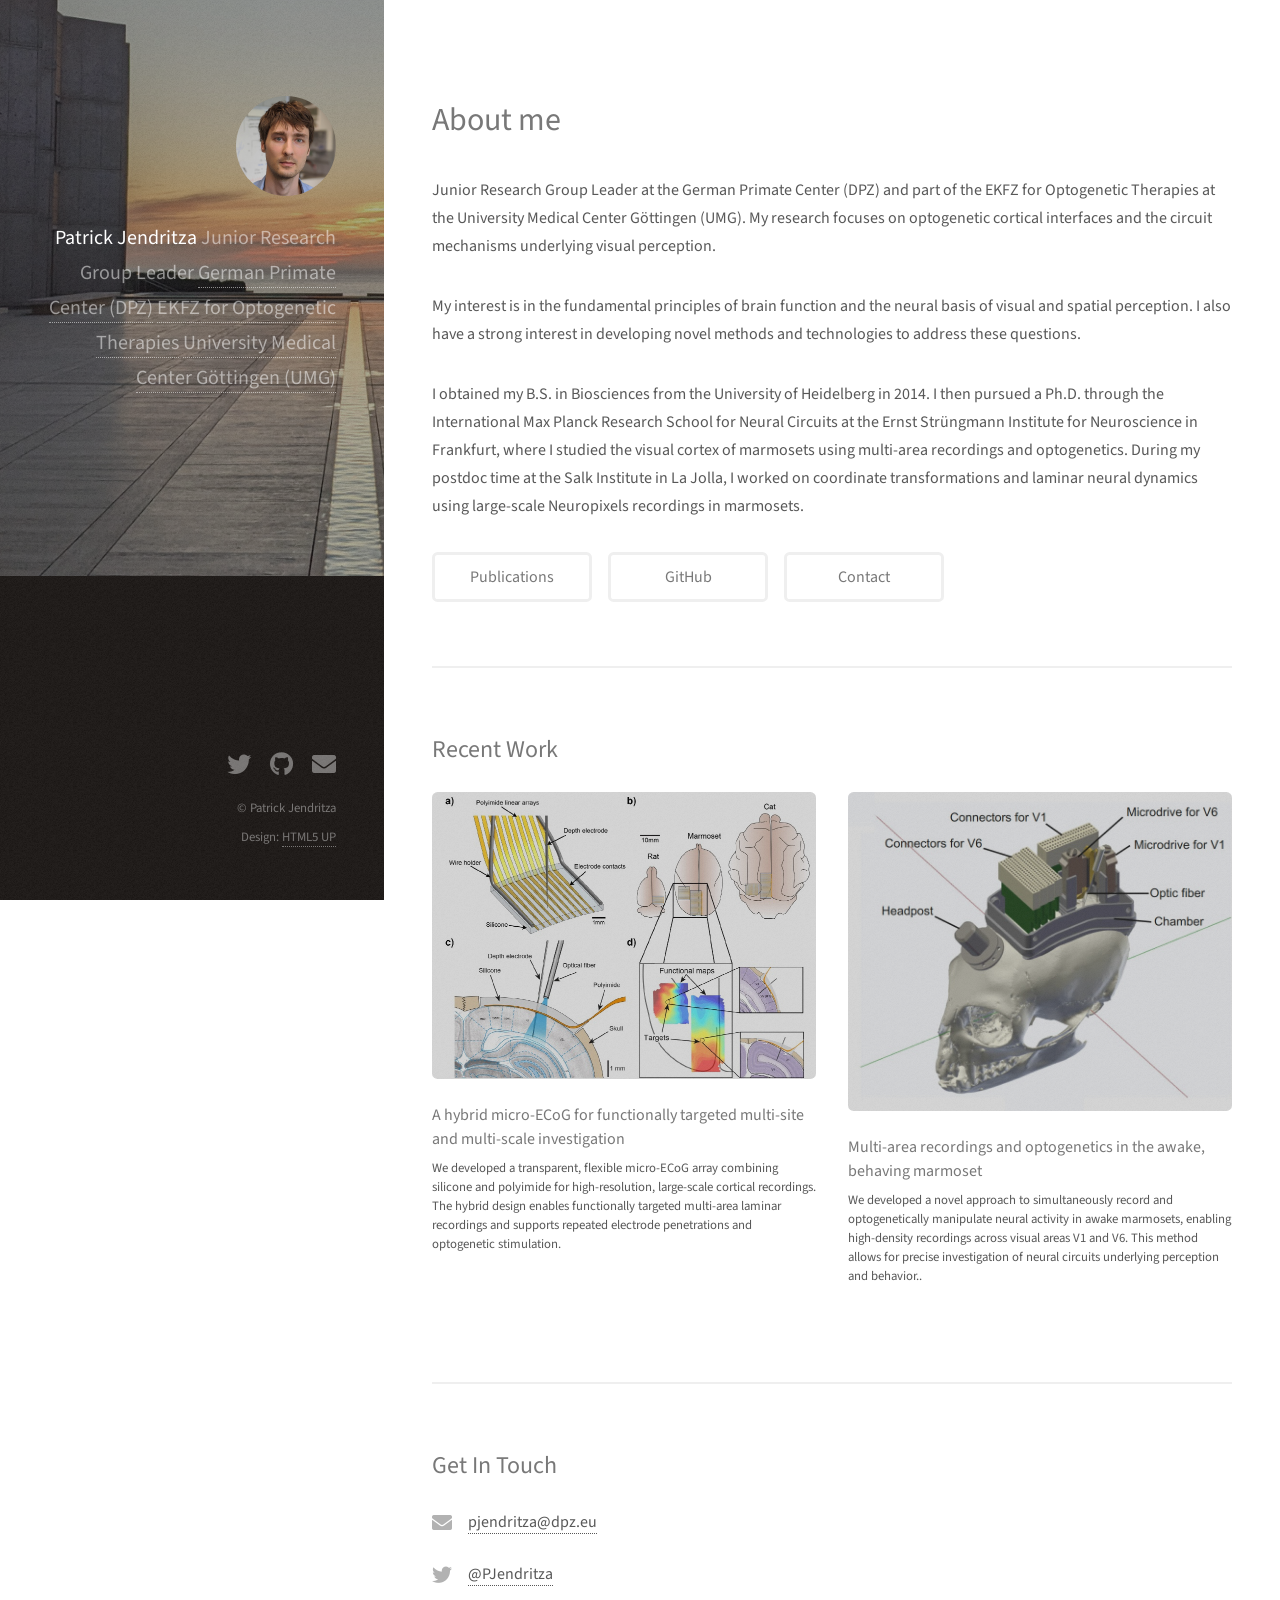
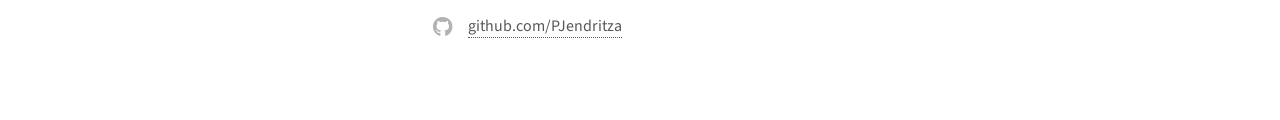
<file: index.html>
<!DOCTYPE HTML>
<!--
	Strata by HTML5 UP
	html5up.net | @ajlkn
	Free for personal and commercial use under the CCA 3.0 license (html5up.net/license)
-->
<html>
	<head>
		<title>Patrick Jendritza, PhD</title>
		<meta charset="utf-8" />
		<meta name="description" content="Website of Patrick Jendritza, neuroscientist specializing in visual processing and optogenetics.">
		<meta name="keywords" content="Patrick Jendritza, neuroscience, marmoset, optogenetics, visual cortex, brain research">
		<meta name="author" content="Patrick Jendritza">
		<meta name="viewport" content="width=device-width, initial-scale=1, user-scalable=no" />
		<link rel="stylesheet" href="assets/css/main.css" />
		<link rel="icon" type="image/png" href="images/favicon.png">

	</head>
	<body class="is-preload">

	<!-- Header -->
	<header id="header">
		<div class="inner">
			<a href="#" class="image avatar"><img src="images/avatar.jpg" alt="" /></a>
<h1>
<strong>Patrick Jendritza</strong><br />
Junior Research Group Leader<br />
<a href="https://www.dpz.eu/en/auditory-neuroscience-and-optogenetics/research/visual-circuits-interfaces">German Primate Center (DPZ)</a><br />
<a href="https://ekfz.uni-goettingen.de/en/portfolio/team-iv-optogenetic-cortical-interfaces/">EKFZ for Optogenetic Therapies</a><br />
<a href="https://ekfz.uni-goettingen.de/en/portfolio/team-iv-optogenetic-cortical-interfaces/">University Medical Center Göttingen (UMG)</a>
</h1>

		</div>
	</header>

	<!-- Main -->
	<div id="main">

		<!-- About -->
		<section id="about">
			<header class="major">
				<h2>About me</h2>
			</header>
<p>
Junior Research Group Leader at the German Primate Center (DPZ) and part of the EKFZ for Optogenetic Therapies at the University Medical Center Göttingen (UMG). My research focuses on optogenetic cortical interfaces and the circuit mechanisms underlying visual perception.
</p>

<p>
My interest is in the fundamental principles of brain function and the neural basis of visual and spatial perception. I also have a strong interest in developing novel methods and technologies to address these questions.
</p>

<p>
I obtained my B.S. in Biosciences from the University of Heidelberg in 2014. I then pursued a Ph.D. through the International Max Planck Research School for Neural Circuits at the Ernst Strüngmann Institute for Neuroscience in Frankfurt, where I studied the visual cortex of marmosets using multi-area recordings and optogenetics. During my postdoc time at the Salk Institute in La Jolla, I worked on coordinate transformations and laminar neural dynamics using large-scale Neuropixels recordings in marmosets.
</p>

		<ul class="actions">
			<li><a href="https://scholar.google.com/citations?user=TQZ0CTwAAAAJ" class="button" target="_blank">Publications</a></li>
			<li><a href="https://github.com/PJendritza" class="button" target="_blank">GitHub</a></li>
			<li><a href="#contact" class="button">Contact</a></li>

		</ul>

		</section>

		<!-- Research / Recent Work -->
		<section id="work">
			<h2>Recent Work</h2>
			<div class="row">
				<!-- Example work items -->
								<article class="col-6 col-12-xsmall work-item">
					<a href="https://www.biorxiv.org/content/10.1101/2024.12.18.629147" class="image fit thumb"><img src="images/thumbs/02.jpg" alt="" /></a>
					<h3>A hybrid micro-ECoG for functionally targeted multi-site and multi-scale investigation</h3>
					<p>We developed a transparent, flexible micro-ECoG array combining silicone and polyimide for high-resolution, large-scale cortical recordings. The hybrid design enables functionally targeted multi-area laminar recordings and supports repeated electrode penetrations and optogenetic stimulation.</p>
				</article>
				<article class="col-6 col-12-xsmall work-item">
					<a href="https://www.nature.com/articles/s41467-023-36217-5" class="image fit thumb"><img src="images/thumbs/01.jpg" alt="" /></a>
					<h3>Multi-area recordings and optogenetics in the awake, behaving marmoset</h3>
					<p>We developed a novel approach to simultaneously record and optogenetically manipulate neural activity in awake marmosets, enabling high-density recordings across visual areas V1 and V6. This method allows for precise investigation of neural circuits underlying perception and behavior..</p>
				</article>

			</div>
			<ul class="actions">
				
			</ul>
		</section>


		<!-- Contact -->
		<section id="contact">
			<h2>Get In Touch</h2>

			<div class="row">
				<div class="col-8 col-12-small">

				</div>
				<div class="col-8 col-12-small">
					<ul class="labeled-icons">
						<li>
							<h3 class="icon solid fa-envelope"><span class="label">Email</span></h3>
							<a href="mailto:pjendritza@dpz.eu">pjendritza@dpz.eu</a>
						</li>
						<li>
							<h3 class="icon brands fa-twitter"><span class="label">Twitter</span></h3>
							<a href="https://x.com/PJendritza">@PJendritza</a>
						</li>
						<li>
							<h3 class="icon brands fa-github"><span class="label">Github</span></h3>
							<a href="https://github.com/PJendritza">github.com/PJendritza</a>
						</li>
					</ul>
				</div>
			</div>
		</section>

	</div>

	<!-- Footer -->
	<footer id="footer">
		<div class="inner">
			<ul class="icons">
				<li><a href="https://x.com/PJendritza" class="icon brands fa-twitter"><span class="label">Twitter</span></a></li>
				<li><a href="https://github.com/PJendritza" class="icon brands fa-github"><span class="label">Github</span></a></li>
				<li><a href="mailto:pjendritza@salk.edu" class="icon solid fa-envelope"><span class="label">Email</span></a></li>
			</ul>
			<ul class="copyright">
				<li>&copy; Patrick Jendritza</li><li>Design: <a href="http://html5up.net">HTML5 UP</a></li>
			</ul>
		</div>
	</footer>

	<!-- Scripts -->
	<script src="assets/js/jquery.min.js"></script>
	<script src="assets/js/jquery.poptrox.min.js"></script>
	<script src="assets/js/browser.min.js"></script>
	<script src="assets/js/breakpoints.min.js"></script>
	<script src="assets/js/util.js"></script>
	<script src="assets/js/main.js"></script>

</body>
</file>
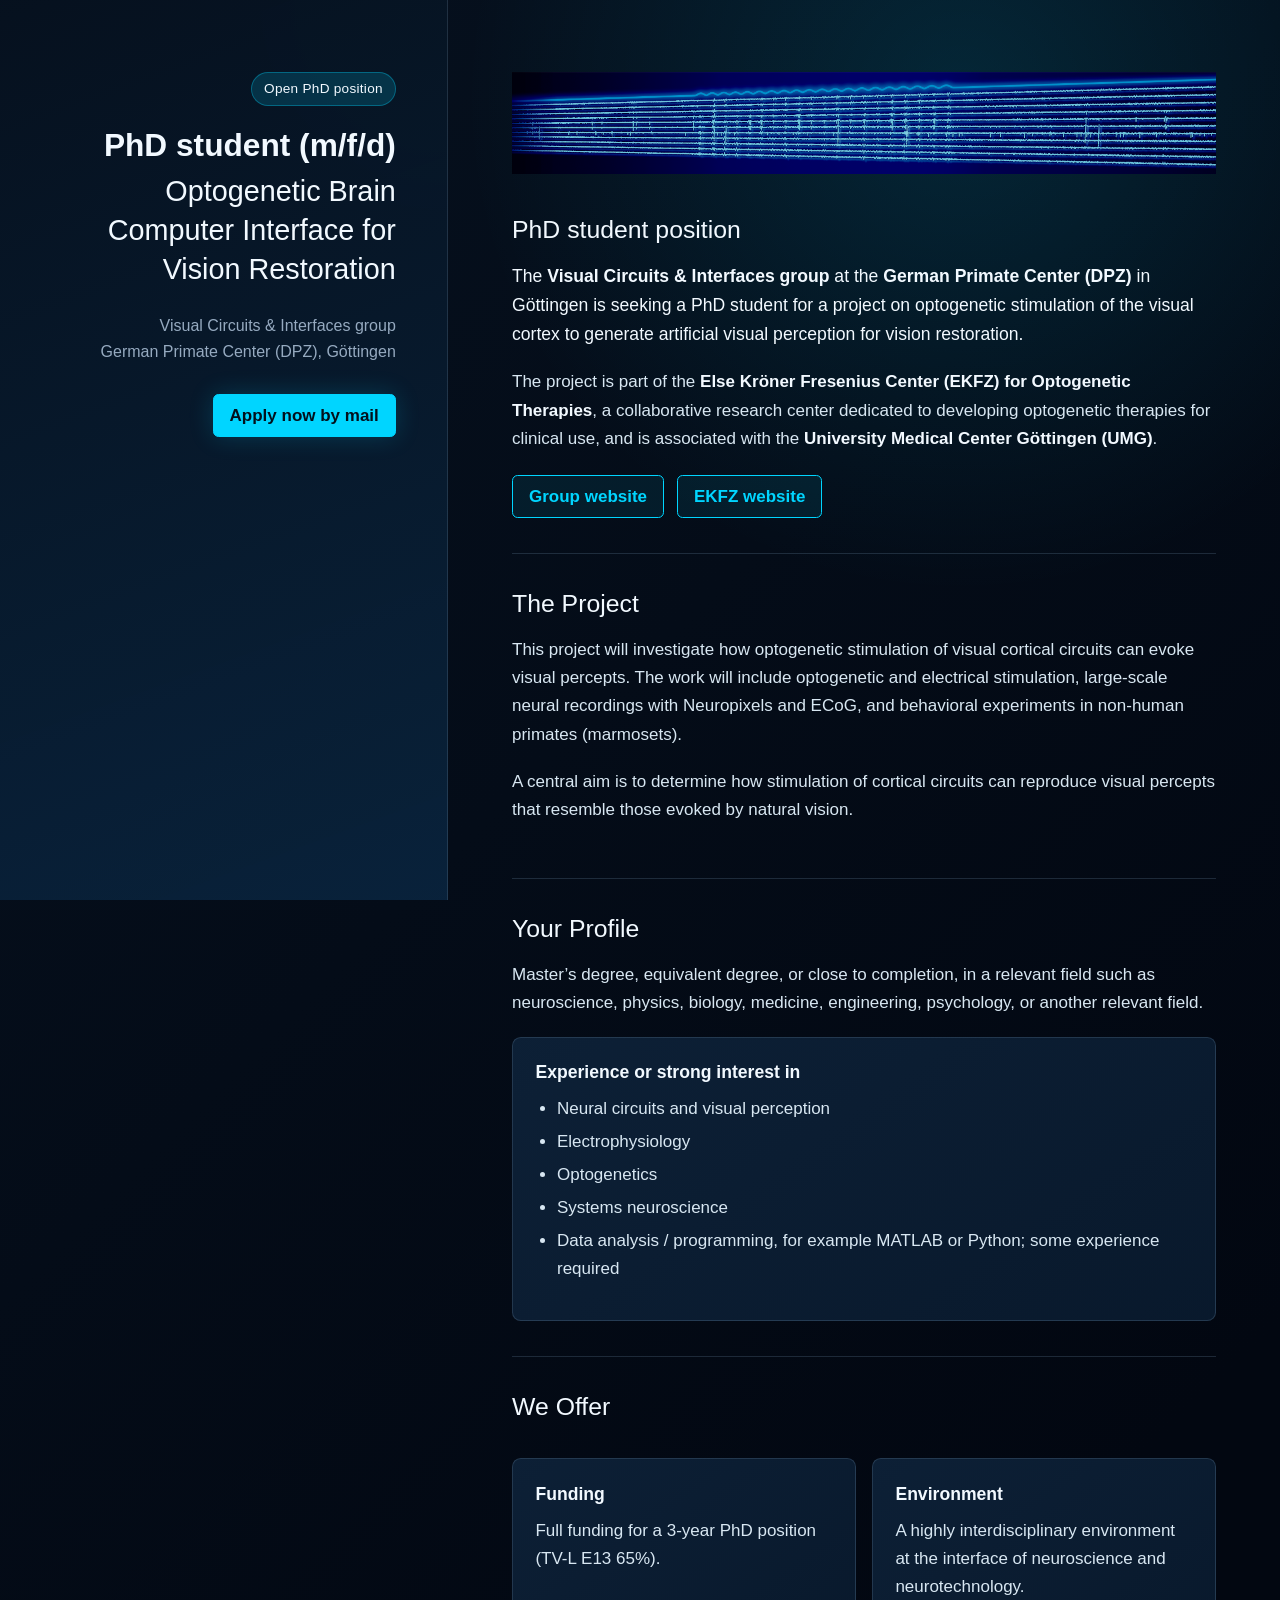
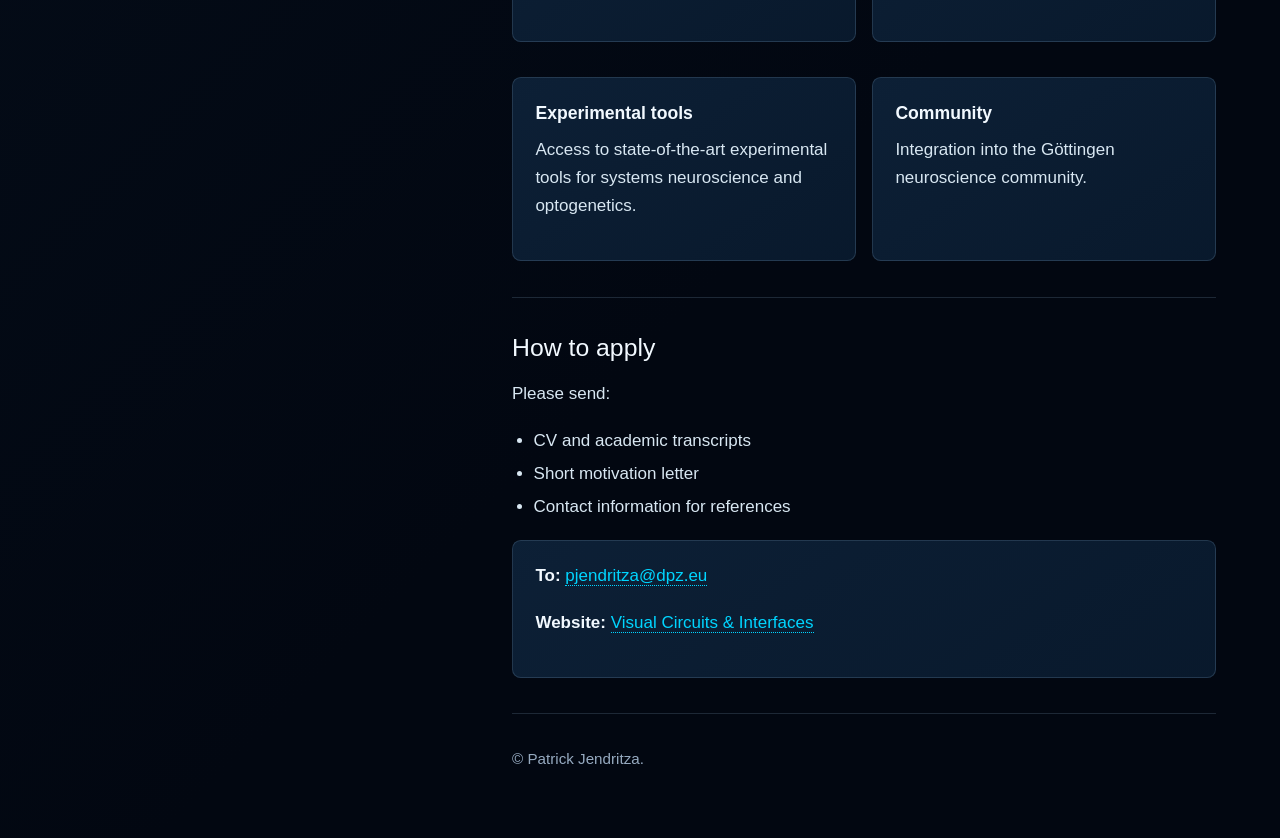
<file: phd_position/index.html>
<!DOCTYPE HTML>
<html lang="en">
<head>
	<title>PhD Student Position | Visual Circuits & Interfaces</title>
	<meta charset="utf-8" />
	<meta name="viewport" content="width=device-width, initial-scale=1" />
	<meta name="description" content="PhD student position on optogenetic brain-computer interfaces for vision restoration in the Visual Circuits & Interfaces group at the German Primate Center in Göttingen." />
	<meta name="author" content="Patrick Jendritza" />
	<meta property="og:title" content="PhD Student Position: Optogenetic Brain Computer Interface for Vision Restoration" />
	<meta property="og:description" content="Fully funded 3-year PhD position at the German Primate Center / EKFZ for Optogenetic Therapies in Göttingen." />
	<meta property="og:type" content="website" />
	<link rel="icon" type="image/png" href="images/favicon.png" />
	<style>
		:root {
			--accent: #00d5ff;
			--accent-soft: rgba(0, 213, 255, 0.16);
			--accent-line: rgba(0, 213, 255, 0.32);
			--bg: #06111f;
			--bg2: #091a2e;
			--panel: #0d2138;
			--panel2: #102943;
			--text: #d8e7f2;
			--muted: #96aac0;
			--heading: #f2f9ff;
			--line: rgba(148, 190, 220, 0.18);
		}

		* { box-sizing: border-box; }

		body {
			margin: 0;
			font-family: "Source Sans Pro", Helvetica, Arial, sans-serif;
			font-size: 17px;
			line-height: 1.65;
			color: var(--text);
			background:
				radial-gradient(circle at 75% 4%, rgba(0, 213, 255, 0.13), transparent 31rem),
				linear-gradient(135deg, var(--bg), #020711 70%);
		}

		a {
			color: var(--accent);
			text-decoration: none;
			border-bottom: 1px dotted currentColor;
		}

		a:hover { border-bottom-color: transparent; }

		strong { color: var(--heading); font-weight: 600; }

		#header {
			position: fixed;
			left: 0;
			top: 0;
			width: 35%;
			height: 100%;
			padding: 4.5rem 3.2rem;
			color: var(--text);
			background:
				linear-gradient(160deg, rgba(6, 17, 31, 0.98), rgba(9, 35, 60, 0.96)),
				radial-gradient(circle at 100% 0%, rgba(0, 213, 255, 0.18), transparent 22rem);
			display: flex;
			align-items: flex-start;
			justify-content: flex-end;
			text-align: right;
			border-right: 1px solid var(--line);
		}

		#header .inner { max-width: 23rem; }

		#header h1 {
			margin: 0 0 1.5rem 0;
			font-size: 1.8rem;
			line-height: 1.35;
			font-weight: 300;
			color: var(--heading);
		}

		#header h1 strong {
			display: block;
			margin-bottom: 0.35rem;
			color: var(--heading);
			font-size: 1.1em;
		}

		#header p {
			margin: 0 0 1.8rem 0;
			font-size: 1rem;
			color: var(--muted);
		}

		#header a { color: var(--heading); }

		.badge {
			display: inline-block;
			margin-bottom: 1.1rem;
			padding: 0.3rem 0.75rem;
			border: 1px solid var(--accent-line);
			border-radius: 999px;
			background: var(--accent-soft);
			font-size: 0.85rem;
			letter-spacing: 0.02em;
			color: var(--heading);
		}

		.button {
			display: inline-block;
			padding: 0.75rem 1rem;
			border: 1px solid var(--accent);
			border-radius: 0.35rem;
			background: var(--accent);
			color: #02101c !important;
			font-weight: 700;
			line-height: 1;
			text-decoration: none;
			box-shadow: 0 0 24px rgba(0, 213, 255, 0.18);
		}

		.button.secondary {
			background: rgba(0, 213, 255, 0.08);
			color: var(--accent) !important;
			box-shadow: none;
		}

		#main {
			margin-left: 35%;
			max-width: 980px;
			padding: 4.5rem 4rem 3rem 4rem;
		}

		.hero-graphic {
			margin: 0 0 2.6rem 0;
		}

		.hero-graphic img {
			display: block;
			width: 100%;
			height: auto;
			border: 0;
			border-radius: 0;
			box-shadow: none;
		}

		section {
			padding: 2.2rem 0;
			border-top: 1px solid var(--line);
		}

		section:first-of-type {
			padding-top: 0;
			border-top: 0;
		}

		h2 {
			margin: 0 0 1rem 0;
			font-size: 1.55rem;
			line-height: 1.25;
			font-weight: 500;
			color: var(--heading);
		}

		h3 {
			margin: 0 0 0.5rem 0;
			font-size: 1.1rem;
			font-weight: 600;
			color: var(--heading);
		}

		p { margin: 0 0 1.2rem 0; }

		.lead {
			font-size: 1.1rem;
			color: var(--heading);
		}

		ul {
			margin: 0 0 1rem 0;
			padding-left: 1.35rem;
		}

		li { margin: 0.3rem 0; }

		.card {
			margin-top: 1.2rem;
			padding: 1.3rem 1.4rem;
			border: 1px solid var(--line);
			border-radius: 0.55rem;
			background: linear-gradient(145deg, rgba(13, 33, 56, 0.96), rgba(9, 26, 46, 0.96));
		}

		.grid {
			display: grid;
			grid-template-columns: repeat(2, minmax(0, 1fr));
			gap: 1rem;
		}

		.actions {
			display: flex;
			flex-wrap: wrap;
			gap: 0.8rem;
			margin-top: 1.4rem;
		}

		footer {
			padding: 2rem 0 0 0;
			border-top: 1px solid var(--line);
			color: var(--muted);
			font-size: 0.95rem;
		}

		@media screen and (max-width: 980px) {
			#header {
				position: relative;
				width: 100%;
				height: auto;
				padding: 3rem 2rem;
				text-align: left;
				justify-content: flex-start;
				border-right: 0;
				border-bottom: 1px solid var(--line);
			}

			#header .inner { max-width: 100%; }

			#main {
				margin-left: 0;
				padding: 3rem 2rem;
			}
		}

		@media screen and (max-width: 640px) {
			body { font-size: 16px; }
			#header { padding: 2.4rem 1.5rem; }
			#main { padding: 2.4rem 1.5rem; }
			#header h1 { font-size: 1.55rem; }
			.grid { grid-template-columns: 1fr; }
			.actions { display: block; }
			.actions .button { margin: 0 0 0.7rem 0; }
		}
	</style>
</head>
<body>
	<header id="header">
		<div class="inner">
			<div class="badge">Open PhD position</div>
			<h1><strong>PhD student (m/f/d)</strong>Optogenetic Brain Computer Interface for Vision Restoration</h1>
			<p>Visual Circuits &amp; Interfaces group<br />German Primate Center (DPZ), Göttingen</p>
			<a class="button" href="mailto:pjendritza@dpz.eu?subject=Application%20PhD%20position%20Optogenetic%20BCI">Apply now by mail</a>
		</div>
	</header>

	<main id="main">
		<div class="hero-graphic">
			<img src="optoSpikesStretched.png" alt="Optogenetically evoked spiking activity" />
		</div>

		<section id="overview">
			<h2>PhD student position</h2>
			<p class="lead">
				The <strong>Visual Circuits &amp; Interfaces group</strong> at the <strong>German Primate Center (DPZ)</strong> in Göttingen is seeking a PhD student for a project on optogenetic stimulation of the visual cortex to generate artificial visual perception for vision restoration.
			</p>
			<p>
				The project is part of the <strong>Else Kröner Fresenius Center (EKFZ) for Optogenetic Therapies</strong>, a collaborative research center dedicated to developing optogenetic therapies for clinical use, and is associated with the <strong>University Medical Center Göttingen (UMG)</strong>.
			</p>
			<div class="actions">
				<a class="button secondary" href="https://www.dpz.eu/en/auditory-neuroscience-and-optogenetics/research/visual-circuits-interfaces" target="_blank" rel="noopener">Group website</a>
				<a class="button secondary" href="https://ekfz.uni-goettingen.de/en/" target="_blank" rel="noopener">EKFZ website</a>
			</div>
		</section>

		<section id="project">
			<h2>The Project</h2>
			<p>
				This project will investigate how optogenetic stimulation of visual cortical circuits can evoke visual percepts. The work will include optogenetic and electrical stimulation, large-scale neural recordings with Neuropixels and ECoG, and behavioral experiments in non-human primates (marmosets).
			</p>
			<p>
				A central aim is to determine how stimulation of cortical circuits can reproduce visual percepts that resemble those evoked by natural vision.
			</p>
		</section>

		<section id="profile">
			<h2>Your Profile</h2>
			<p>
				Master’s degree, equivalent degree, or close to completion, in a relevant field such as neuroscience, physics, biology, medicine, engineering, psychology, or another relevant field.
			</p>
			<div class="card">
				<h3>Experience or strong interest in</h3>
				<ul>
					<li>Neural circuits and visual perception</li>
					<li>Electrophysiology</li>
					<li>Optogenetics</li>
					<li>Systems neuroscience</li>
					<li>Data analysis / programming, for example MATLAB or Python; some experience required</li>
				</ul>
			</div>
		</section>

		<section id="offer">
			<h2>We Offer</h2>
			<div class="grid">
				<div class="card">
					<h3>Funding</h3>
					<p>Full funding for a 3-year PhD position (TV-L E13 65%).</p>
				</div>
				<div class="card">
					<h3>Environment</h3>
					<p>A highly interdisciplinary environment at the interface of neuroscience and neurotechnology.</p>
				</div>
				<div class="card">
					<h3>Experimental tools</h3>
					<p>Access to state-of-the-art experimental tools for systems neuroscience and optogenetics.</p>
				</div>
				<div class="card">
					<h3>Community</h3>
					<p>Integration into the Göttingen neuroscience community.</p>
				</div>
			</div>
		</section>

		<section id="apply">
			<h2>How to apply</h2>
			<p>Please send:</p>
			<ul>
				<li>CV and academic transcripts</li>
				<li>Short motivation letter</li>
				<li>Contact information for references</li>
			</ul>
			<div class="card">
				<p><strong>To:</strong> <a href="mailto:pjendritza@dpz.eu?subject=Application%20PhD%20position%20Optogenetic%20BCI">pjendritza@dpz.eu</a></p>
				<p><strong>Website:</strong> <a href="https://www.dpz.eu/en/auditory-neuroscience-and-optogenetics/research/visual-circuits-interfaces" target="_blank" rel="noopener">Visual Circuits &amp; Interfaces</a></p>
			</div>
		</section>

		<footer>
			<p>&copy; Patrick Jendritza.</p>
		</footer>
	</main>
</body>
</html>
</file>
<file: assets/css/main.css>
@import url("fontawesome-all.min.css");
@import url("https://fonts.googleapis.com/css?family=Source+Sans+Pro:400,400italic");

/*
	Strata by HTML5 UP
	html5up.net | @ajlkn
	Free for personal and commercial use under the CCA 3.0 license (html5up.net/license)
*/

html, body, div, span, applet, object,
iframe, h1, h2, h3, h4, h5, h6, p, blockquote,
pre, a, abbr, acronym, address, big, cite,
code, del, dfn, em, img, ins, kbd, q, s, samp,
small, strike, strong, sub, sup, tt, var, b,
u, i, center, dl, dt, dd, ol, ul, li, fieldset,
form, label, legend, table, caption, tbody,
tfoot, thead, tr, th, td, article, aside,
canvas, details, embed, figure, figcaption,
footer, header, hgroup, menu, nav, output, ruby,
section, summary, time, mark, audio, video {
	margin: 0;
	padding: 0;
	border: 0;
	font-size: 100%;
	font: inherit;
	vertical-align: baseline;}

article, aside, details, figcaption, figure,
footer, header, hgroup, menu, nav, section {
	display: block;}

body {
	line-height: 1;
}

ol, ul {
	list-style: none;
}

blockquote, q {
	quotes: none;
}

	blockquote:before, blockquote:after, q:before, q:after {
		content: '';
		content: none;
	}

table {
	border-collapse: collapse;
	border-spacing: 0;
}

body {
	-webkit-text-size-adjust: none;
}

mark {
	background-color: transparent;
	color: inherit;
}

input::-moz-focus-inner {
	border: 0;
	padding: 0;
}

input, select, textarea {
	-moz-appearance: none;
	-webkit-appearance: none;
	-ms-appearance: none;
	appearance: none;
}

/* Basic */

	html {
		box-sizing: border-box;
	}

	*, *:before, *:after {
		box-sizing: inherit;
	}

	body {
		background: #fff;
	}

		body.is-preload *, body.is-preload *:before, body.is-preload *:after {
			-moz-animation: none !important;
			-webkit-animation: none !important;
			-ms-animation: none !important;
			animation: none !important;
			-moz-transition: none !important;
			-webkit-transition: none !important;
			-ms-transition: none !important;
			transition: none !important;
		}

	body, input, select, textarea {
		color: #585858;
		font-family: "Source Sans Pro", Helvetica, sans-serif;
		font-size: 16pt;
		font-weight: 400;
		line-height: 1.75em;
	}

	a {
		-moz-transition: color 0.2s ease-in-out, border-color 0.2s ease-in-out;
		-webkit-transition: color 0.2s ease-in-out, border-color 0.2s ease-in-out;
		-ms-transition: color 0.2s ease-in-out, border-color 0.2s ease-in-out;
		transition: color 0.2s ease-in-out, border-color 0.2s ease-in-out;
		border-bottom: dotted 1px;
		color: #49bf9d;
		text-decoration: none;
	}

		a:hover {
			border-bottom-color: transparent;
			color: #49bf9d !important;
			text-decoration: none;
		}

	strong, b {
		color: #787878;
		font-weight: 400;
	}

	em, i {
		font-style: italic;
	}

	p {
		margin: 0 0 2em 0;
	}

	h1, h2, h3, h4, h5, h6 {
		color: #787878;
		font-weight: 400;
		line-height: 1em;
		margin: 0 0 1em 0;
	}

		h1 a, h2 a, h3 a, h4 a, h5 a, h6 a {
			color: inherit;
			text-decoration: none;
		}

	h1 {
		font-size: 2em;
		line-height: 1.5em;
	}

	h2 {
		font-size: 1.5em;
		line-height: 1.5em;
	}

	h3 {
		font-size: 1.25em;
		line-height: 1.5em;
	}

	h4 {
		font-size: 1.1em;
		line-height: 1.5em;
	}

	h5 {
		font-size: 0.9em;
		line-height: 1.5em;
	}

	h6 {
		font-size: 0.7em;
		line-height: 1.5em;
	}

	sub {
		font-size: 0.8em;
		position: relative;
		top: 0.5em;
	}

	sup {
		font-size: 0.8em;
		position: relative;
		top: -0.5em;
	}

	hr {
		border: 0;
		border-bottom: solid 2px #efefef;
		margin: 2em 0;
	}

		hr.major {
			margin: 3em 0;
		}

	blockquote {
		border-left: solid 6px #efefef;
		font-style: italic;
		margin: 0 0 2em 0;
		padding: 0.5em 0 0.5em 1.5em;
	}

	code {
		background: #f7f7f7;
		border-radius: 0.35em;
		border: solid 2px #efefef;
		font-family: "Courier New", monospace;
		font-size: 0.9em;
		margin: 0 0.25em;
		padding: 0.25em 0.65em;
	}

	pre {
		-webkit-overflow-scrolling: touch;
		font-family: "Courier New", monospace;
		font-size: 0.9em;
		margin: 0 0 2em 0;
	}

		pre code {
			display: block;
			line-height: 1.75em;
			padding: 1em 1.5em;
			overflow-x: auto;
		}

	.align-left {
		text-align: left;
	}

	.align-center {
		text-align: center;
	}

	.align-right {
		text-align: right;
	}

/* Container */

	.container {
		margin: 0 auto;
		max-width: calc(100% - 4em);
		width: 100%;
	}

		.container.xsmall {
			width: 25%;
		}

		.container.small {
			width: 50%;
		}

		.container.medium {
			width: 75%;
		}

		.container.large {
			width: 125%;
		}

		.container.xlarge {
			width: 150%;
		}

		.container.max {
			width: 100%;
		}

		@media screen and (max-width: 980px) {

			.container {
				width: 100% !important;
				max-width: 100% !important;
			}

		}

		@media screen and (max-width: 480px) {

			.container {
				max-width: calc(100% - 3em);
			}

		}

/* Row */

	.row {
		display: flex;
		flex-wrap: wrap;
		box-sizing: border-box;
		align-items: stretch;
	}

		.row > * {
			box-sizing: border-box;
		}

		.row.gtr-uniform > * > :last-child {
			margin-bottom: 0;
		}

		.row.aln-left {
			justify-content: flex-start;
		}

		.row.aln-center {
			justify-content: center;
		}

		.row.aln-right {
			justify-content: flex-end;
		}

		.row.aln-top {
			align-items: flex-start;
		}

		.row.aln-middle {
			align-items: center;
		}

		.row.aln-bottom {
			align-items: flex-end;
		}

		.row > .imp {
			order: -1;
		}

		.row > .col-1 {
			width: 8.33333%;
		}

		.row > .off-1 {
			margin-left: 8.33333%;
		}

		.row > .col-2 {
			width: 16.66667%;
		}

		.row > .off-2 {
			margin-left: 16.66667%;
		}

		.row > .col-3 {
			width: 25%;
		}

		.row > .off-3 {
			margin-left: 25%;
		}

		.row > .col-4 {
			width: 33.33333%;
		}

		.row > .off-4 {
			margin-left: 33.33333%;
		}

		.row > .col-5 {
			width: 41.66667%;
		}

		.row > .off-5 {
			margin-left: 41.66667%;
		}

		.row > .col-6 {
			width: 50%;
		}

		.row > .off-6 {
			margin-left: 50%;
		}

		.row > .col-7 {
			width: 58.33333%;
		}

		.row > .off-7 {
			margin-left: 58.33333%;
		}

		.row > .col-8 {
			width: 66.66667%;
		}

		.row > .off-8 {
			margin-left: 66.66667%;
		}

		.row > .col-9 {
			width: 75%;
		}

		.row > .off-9 {
			margin-left: 75%;
		}

		.row > .col-10 {
			width: 83.33333%;
		}

		.row > .off-10 {
			margin-left: 83.33333%;
		}

		.row > .col-11 {
			width: 91.66667%;
		}

		.row > .off-11 {
			margin-left: 91.66667%;
		}

		.row > .col-12 {
			width: 100%;
		}

		.row > .off-12 {
			margin-left: 100%;
		}

		.row.gtr-0 {
			margin-top: 0;
			margin-left: 0em;
		}

			.row.gtr-0 > * {
				padding: 0 0 0 0em;
			}

			.row.gtr-0.gtr-uniform {
				margin-top: 0em;
			}

				.row.gtr-0.gtr-uniform > * {
					padding-top: 0em;
				}

		.row.gtr-25 {
			margin-top: 0;
			margin-left: -0.625em;
		}

			.row.gtr-25 > * {
				padding: 0 0 0 0.625em;
			}

			.row.gtr-25.gtr-uniform {
				margin-top: -0.625em;
			}

				.row.gtr-25.gtr-uniform > * {
					padding-top: 0.625em;
				}

		.row.gtr-50 {
			margin-top: 0;
			margin-left: -1.25em;
		}

			.row.gtr-50 > * {
				padding: 0 0 0 1.25em;
			}

			.row.gtr-50.gtr-uniform {
				margin-top: -1.25em;
			}

				.row.gtr-50.gtr-uniform > * {
					padding-top: 1.25em;
				}

		.row {
			margin-top: 0;
			margin-left: -2.5em;
		}

			.row > * {
				padding: 0 0 0 2.5em;
			}

			.row.gtr-uniform {
				margin-top: -2.5em;
			}

				.row.gtr-uniform > * {
					padding-top: 2.5em;
				}

		.row.gtr-150 {
			margin-top: 0;
			margin-left: -3.75em;
		}

			.row.gtr-150 > * {
				padding: 0 0 0 3.75em;
			}

			.row.gtr-150.gtr-uniform {
				margin-top: -3.75em;
			}

				.row.gtr-150.gtr-uniform > * {
					padding-top: 3.75em;
				}

		.row.gtr-200 {
			margin-top: 0;
			margin-left: -5em;
		}

			.row.gtr-200 > * {
				padding: 0 0 0 5em;
			}

			.row.gtr-200.gtr-uniform {
				margin-top: -5em;
			}

				.row.gtr-200.gtr-uniform > * {
					padding-top: 5em;
				}

		@media screen and (max-width: 1800px) {

			.row {
				display: flex;
				flex-wrap: wrap;
				box-sizing: border-box;
				align-items: stretch;
			}

				.row > * {
					box-sizing: border-box;
				}

				.row.gtr-uniform > * > :last-child {
					margin-bottom: 0;
				}

				.row.aln-left {
					justify-content: flex-start;
				}

				.row.aln-center {
					justify-content: center;
				}

				.row.aln-right {
					justify-content: flex-end;
				}

				.row.aln-top {
					align-items: flex-start;
				}

				.row.aln-middle {
					align-items: center;
				}

				.row.aln-bottom {
					align-items: flex-end;
				}

				.row > .imp-xlarge {
					order: -1;
				}

				.row > .col-1-xlarge {
					width: 8.33333%;
				}

				.row > .off-1-xlarge {
					margin-left: 8.33333%;
				}

				.row > .col-2-xlarge {
					width: 16.66667%;
				}

				.row > .off-2-xlarge {
					margin-left: 16.66667%;
				}

				.row > .col-3-xlarge {
					width: 25%;
				}

				.row > .off-3-xlarge {
					margin-left: 25%;
				}

				.row > .col-4-xlarge {
					width: 33.33333%;
				}

				.row > .off-4-xlarge {
					margin-left: 33.33333%;
				}

				.row > .col-5-xlarge {
					width: 41.66667%;
				}

				.row > .off-5-xlarge {
					margin-left: 41.66667%;
				}

				.row > .col-6-xlarge {
					width: 50%;
				}

				.row > .off-6-xlarge {
					margin-left: 50%;
				}

				.row > .col-7-xlarge {
					width: 58.33333%;
				}

				.row > .off-7-xlarge {
					margin-left: 58.33333%;
				}

				.row > .col-8-xlarge {
					width: 66.66667%;
				}

				.row > .off-8-xlarge {
					margin-left: 66.66667%;
				}

				.row > .col-9-xlarge {
					width: 75%;
				}

				.row > .off-9-xlarge {
					margin-left: 75%;
				}

				.row > .col-10-xlarge {
					width: 83.33333%;
				}

				.row > .off-10-xlarge {
					margin-left: 83.33333%;
				}

				.row > .col-11-xlarge {
					width: 91.66667%;
				}

				.row > .off-11-xlarge {
					margin-left: 91.66667%;
				}

				.row > .col-12-xlarge {
					width: 100%;
				}

				.row > .off-12-xlarge {
					margin-left: 100%;
				}

				.row.gtr-0 {
					margin-top: 0;
					margin-left: 0em;
				}

					.row.gtr-0 > * {
						padding: 0 0 0 0em;
					}

					.row.gtr-0.gtr-uniform {
						margin-top: 0em;
					}

						.row.gtr-0.gtr-uniform > * {
							padding-top: 0em;
						}

				.row.gtr-25 {
					margin-top: 0;
					margin-left: -0.625em;
				}

					.row.gtr-25 > * {
						padding: 0 0 0 0.625em;
					}

					.row.gtr-25.gtr-uniform {
						margin-top: -0.625em;
					}

						.row.gtr-25.gtr-uniform > * {
							padding-top: 0.625em;
						}

				.row.gtr-50 {
					margin-top: 0;
					margin-left: -1.25em;
				}

					.row.gtr-50 > * {
						padding: 0 0 0 1.25em;
					}

					.row.gtr-50.gtr-uniform {
						margin-top: -1.25em;
					}

						.row.gtr-50.gtr-uniform > * {
							padding-top: 1.25em;
						}

				.row {
					margin-top: 0;
					margin-left: -2.5em;
				}

					.row > * {
						padding: 0 0 0 2.5em;
					}

					.row.gtr-uniform {
						margin-top: -2.5em;
					}

						.row.gtr-uniform > * {
							padding-top: 2.5em;
						}

				.row.gtr-150 {
					margin-top: 0;
					margin-left: -3.75em;
				}

					.row.gtr-150 > * {
						padding: 0 0 0 3.75em;
					}

					.row.gtr-150.gtr-uniform {
						margin-top: -3.75em;
					}

						.row.gtr-150.gtr-uniform > * {
							padding-top: 3.75em;
						}

				.row.gtr-200 {
					margin-top: 0;
					margin-left: -5em;
				}

					.row.gtr-200 > * {
						padding: 0 0 0 5em;
					}

					.row.gtr-200.gtr-uniform {
						margin-top: -5em;
					}

						.row.gtr-200.gtr-uniform > * {
							padding-top: 5em;
						}

		}

		@media screen and (max-width: 1280px) {

			.row {
				display: flex;
				flex-wrap: wrap;
				box-sizing: border-box;
				align-items: stretch;
			}

				.row > * {
					box-sizing: border-box;
				}

				.row.gtr-uniform > * > :last-child {
					margin-bottom: 0;
				}

				.row.aln-left {
					justify-content: flex-start;
				}

				.row.aln-center {
					justify-content: center;
				}

				.row.aln-right {
					justify-content: flex-end;
				}

				.row.aln-top {
					align-items: flex-start;
				}

				.row.aln-middle {
					align-items: center;
				}

				.row.aln-bottom {
					align-items: flex-end;
				}

				.row > .imp-large {
					order: -1;
				}

				.row > .col-1-large {
					width: 8.33333%;
				}

				.row > .off-1-large {
					margin-left: 8.33333%;
				}

				.row > .col-2-large {
					width: 16.66667%;
				}

				.row > .off-2-large {
					margin-left: 16.66667%;
				}

				.row > .col-3-large {
					width: 25%;
				}

				.row > .off-3-large {
					margin-left: 25%;
				}

				.row > .col-4-large {
					width: 33.33333%;
				}

				.row > .off-4-large {
					margin-left: 33.33333%;
				}

				.row > .col-5-large {
					width: 41.66667%;
				}

				.row > .off-5-large {
					margin-left: 41.66667%;
				}

				.row > .col-6-large {
					width: 50%;
				}

				.row > .off-6-large {
					margin-left: 50%;
				}

				.row > .col-7-large {
					width: 58.33333%;
				}

				.row > .off-7-large {
					margin-left: 58.33333%;
				}

				.row > .col-8-large {
					width: 66.66667%;
				}

				.row > .off-8-large {
					margin-left: 66.66667%;
				}

				.row > .col-9-large {
					width: 75%;
				}

				.row > .off-9-large {
					margin-left: 75%;
				}

				.row > .col-10-large {
					width: 83.33333%;
				}

				.row > .off-10-large {
					margin-left: 83.33333%;
				}

				.row > .col-11-large {
					width: 91.66667%;
				}

				.row > .off-11-large {
					margin-left: 91.66667%;
				}

				.row > .col-12-large {
					width: 100%;
				}

				.row > .off-12-large {
					margin-left: 100%;
				}

				.row.gtr-0 {
					margin-top: 0;
					margin-left: 0em;
				}

					.row.gtr-0 > * {
						padding: 0 0 0 0em;
					}

					.row.gtr-0.gtr-uniform {
						margin-top: 0em;
					}

						.row.gtr-0.gtr-uniform > * {
							padding-top: 0em;
						}

				.row.gtr-25 {
					margin-top: 0;
					margin-left: -0.5em;
				}

					.row.gtr-25 > * {
						padding: 0 0 0 0.5em;
					}

					.row.gtr-25.gtr-uniform {
						margin-top: -0.5em;
					}

						.row.gtr-25.gtr-uniform > * {
							padding-top: 0.5em;
						}

				.row.gtr-50 {
					margin-top: 0;
					margin-left: -1em;
				}

					.row.gtr-50 > * {
						padding: 0 0 0 1em;
					}

					.row.gtr-50.gtr-uniform {
						margin-top: -1em;
					}

						.row.gtr-50.gtr-uniform > * {
							padding-top: 1em;
						}

				.row {
					margin-top: 0;
					margin-left: -2em;
				}

					.row > * {
						padding: 0 0 0 2em;
					}

					.row.gtr-uniform {
						margin-top: -2em;
					}

						.row.gtr-uniform > * {
							padding-top: 2em;
						}

				.row.gtr-150 {
					margin-top: 0;
					margin-left: -3em;
				}

					.row.gtr-150 > * {
						padding: 0 0 0 3em;
					}

					.row.gtr-150.gtr-uniform {
						margin-top: -3em;
					}

						.row.gtr-150.gtr-uniform > * {
							padding-top: 3em;
						}

				.row.gtr-200 {
					margin-top: 0;
					margin-left: -4em;
				}

					.row.gtr-200 > * {
						padding: 0 0 0 4em;
					}

					.row.gtr-200.gtr-uniform {
						margin-top: -4em;
					}

						.row.gtr-200.gtr-uniform > * {
							padding-top: 4em;
						}

		}

		@media screen and (max-width: 980px) {

			.row {
				display: flex;
				flex-wrap: wrap;
				box-sizing: border-box;
				align-items: stretch;
			}

				.row > * {
					box-sizing: border-box;
				}

				.row.gtr-uniform > * > :last-child {
					margin-bottom: 0;
				}

				.row.aln-left {
					justify-content: flex-start;
				}

				.row.aln-center {
					justify-content: center;
				}

				.row.aln-right {
					justify-content: flex-end;
				}

				.row.aln-top {
					align-items: flex-start;
				}

				.row.aln-middle {
					align-items: center;
				}

				.row.aln-bottom {
					align-items: flex-end;
				}

				.row > .imp-medium {
					order: -1;
				}

				.row > .col-1-medium {
					width: 8.33333%;
				}

				.row > .off-1-medium {
					margin-left: 8.33333%;
				}

				.row > .col-2-medium {
					width: 16.66667%;
				}

				.row > .off-2-medium {
					margin-left: 16.66667%;
				}

				.row > .col-3-medium {
					width: 25%;
				}

				.row > .off-3-medium {
					margin-left: 25%;
				}

				.row > .col-4-medium {
					width: 33.33333%;
				}

				.row > .off-4-medium {
					margin-left: 33.33333%;
				}

				.row > .col-5-medium {
					width: 41.66667%;
				}

				.row > .off-5-medium {
					margin-left: 41.66667%;
				}

				.row > .col-6-medium {
					width: 50%;
				}

				.row > .off-6-medium {
					margin-left: 50%;
				}

				.row > .col-7-medium {
					width: 58.33333%;
				}

				.row > .off-7-medium {
					margin-left: 58.33333%;
				}

				.row > .col-8-medium {
					width: 66.66667%;
				}

				.row > .off-8-medium {
					margin-left: 66.66667%;
				}

				.row > .col-9-medium {
					width: 75%;
				}

				.row > .off-9-medium {
					margin-left: 75%;
				}

				.row > .col-10-medium {
					width: 83.33333%;
				}

				.row > .off-10-medium {
					margin-left: 83.33333%;
				}

				.row > .col-11-medium {
					width: 91.66667%;
				}

				.row > .off-11-medium {
					margin-left: 91.66667%;
				}

				.row > .col-12-medium {
					width: 100%;
				}

				.row > .off-12-medium {
					margin-left: 100%;
				}

				.row.gtr-0 {
					margin-top: 0;
					margin-left: 0em;
				}

					.row.gtr-0 > * {
						padding: 0 0 0 0em;
					}

					.row.gtr-0.gtr-uniform {
						margin-top: 0em;
					}

						.row.gtr-0.gtr-uniform > * {
							padding-top: 0em;
						}

				.row.gtr-25 {
					margin-top: 0;
					margin-left: -0.5em;
				}

					.row.gtr-25 > * {
						padding: 0 0 0 0.5em;
					}

					.row.gtr-25.gtr-uniform {
						margin-top: -0.5em;
					}

						.row.gtr-25.gtr-uniform > * {
							padding-top: 0.5em;
						}

				.row.gtr-50 {
					margin-top: 0;
					margin-left: -1em;
				}

					.row.gtr-50 > * {
						padding: 0 0 0 1em;
					}

					.row.gtr-50.gtr-uniform {
						margin-top: -1em;
					}

						.row.gtr-50.gtr-uniform > * {
							padding-top: 1em;
						}

				.row {
					margin-top: 0;
					margin-left: -2em;
				}

					.row > * {
						padding: 0 0 0 2em;
					}

					.row.gtr-uniform {
						margin-top: -2em;
					}

						.row.gtr-uniform > * {
							padding-top: 2em;
						}

				.row.gtr-150 {
					margin-top: 0;
					margin-left: -3em;
				}

					.row.gtr-150 > * {
						padding: 0 0 0 3em;
					}

					.row.gtr-150.gtr-uniform {
						margin-top: -3em;
					}

						.row.gtr-150.gtr-uniform > * {
							padding-top: 3em;
						}

				.row.gtr-200 {
					margin-top: 0;
					margin-left: -4em;
				}

					.row.gtr-200 > * {
						padding: 0 0 0 4em;
					}

					.row.gtr-200.gtr-uniform {
						margin-top: -4em;
					}

						.row.gtr-200.gtr-uniform > * {
							padding-top: 4em;
						}

		}

		@media screen and (max-width: 736px) {

			.row {
				display: flex;
				flex-wrap: wrap;
				box-sizing: border-box;
				align-items: stretch;
			}

				.row > * {
					box-sizing: border-box;
				}

				.row.gtr-uniform > * > :last-child {
					margin-bottom: 0;
				}

				.row.aln-left {
					justify-content: flex-start;
				}

				.row.aln-center {
					justify-content: center;
				}

				.row.aln-right {
					justify-content: flex-end;
				}

				.row.aln-top {
					align-items: flex-start;
				}

				.row.aln-middle {
					align-items: center;
				}

				.row.aln-bottom {
					align-items: flex-end;
				}

				.row > .imp-small {
					order: -1;
				}

				.row > .col-1-small {
					width: 8.33333%;
				}

				.row > .off-1-small {
					margin-left: 8.33333%;
				}

				.row > .col-2-small {
					width: 16.66667%;
				}

				.row > .off-2-small {
					margin-left: 16.66667%;
				}

				.row > .col-3-small {
					width: 25%;
				}

				.row > .off-3-small {
					margin-left: 25%;
				}

				.row > .col-4-small {
					width: 33.33333%;
				}

				.row > .off-4-small {
					margin-left: 33.33333%;
				}

				.row > .col-5-small {
					width: 41.66667%;
				}

				.row > .off-5-small {
					margin-left: 41.66667%;
				}

				.row > .col-6-small {
					width: 50%;
				}

				.row > .off-6-small {
					margin-left: 50%;
				}

				.row > .col-7-small {
					width: 58.33333%;
				}

				.row > .off-7-small {
					margin-left: 58.33333%;
				}

				.row > .col-8-small {
					width: 66.66667%;
				}

				.row > .off-8-small {
					margin-left: 66.66667%;
				}

				.row > .col-9-small {
					width: 75%;
				}

				.row > .off-9-small {
					margin-left: 75%;
				}

				.row > .col-10-small {
					width: 83.33333%;
				}

				.row > .off-10-small {
					margin-left: 83.33333%;
				}

				.row > .col-11-small {
					width: 91.66667%;
				}

				.row > .off-11-small {
					margin-left: 91.66667%;
				}

				.row > .col-12-small {
					width: 100%;
				}

				.row > .off-12-small {
					margin-left: 100%;
				}

				.row.gtr-0 {
					margin-top: 0;
					margin-left: 0em;
				}

					.row.gtr-0 > * {
						padding: 0 0 0 0em;
					}

					.row.gtr-0.gtr-uniform {
						margin-top: 0em;
					}

						.row.gtr-0.gtr-uniform > * {
							padding-top: 0em;
						}

				.row.gtr-25 {
					margin-top: 0;
					margin-left: -0.375em;
				}

					.row.gtr-25 > * {
						padding: 0 0 0 0.375em;
					}

					.row.gtr-25.gtr-uniform {
						margin-top: -0.375em;
					}

						.row.gtr-25.gtr-uniform > * {
							padding-top: 0.375em;
						}

				.row.gtr-50 {
					margin-top: 0;
					margin-left: -0.75em;
				}

					.row.gtr-50 > * {
						padding: 0 0 0 0.75em;
					}

					.row.gtr-50.gtr-uniform {
						margin-top: -0.75em;
					}

						.row.gtr-50.gtr-uniform > * {
							padding-top: 0.75em;
						}

				.row {
					margin-top: 0;
					margin-left: -1.5em;
				}

					.row > * {
						padding: 0 0 0 1.5em;
					}

					.row.gtr-uniform {
						margin-top: -1.5em;
					}

						.row.gtr-uniform > * {
							padding-top: 1.5em;
						}

				.row.gtr-150 {
					margin-top: 0;
					margin-left: -2.25em;
				}

					.row.gtr-150 > * {
						padding: 0 0 0 2.25em;
					}

					.row.gtr-150.gtr-uniform {
						margin-top: -2.25em;
					}

						.row.gtr-150.gtr-uniform > * {
							padding-top: 2.25em;
						}

				.row.gtr-200 {
					margin-top: 0;
					margin-left: -3em;
				}

					.row.gtr-200 > * {
						padding: 0 0 0 3em;
					}

					.row.gtr-200.gtr-uniform {
						margin-top: -3em;
					}

						.row.gtr-200.gtr-uniform > * {
							padding-top: 3em;
						}

		}

		@media screen and (max-width: 480px) {

			.row {
				display: flex;
				flex-wrap: wrap;
				box-sizing: border-box;
				align-items: stretch;
			}

				.row > * {
					box-sizing: border-box;
				}

				.row.gtr-uniform > * > :last-child {
					margin-bottom: 0;
				}

				.row.aln-left {
					justify-content: flex-start;
				}

				.row.aln-center {
					justify-content: center;
				}

				.row.aln-right {
					justify-content: flex-end;
				}

				.row.aln-top {
					align-items: flex-start;
				}

				.row.aln-middle {
					align-items: center;
				}

				.row.aln-bottom {
					align-items: flex-end;
				}

				.row > .imp-xsmall {
					order: -1;
				}

				.row > .col-1-xsmall {
					width: 8.33333%;
				}

				.row > .off-1-xsmall {
					margin-left: 8.33333%;
				}

				.row > .col-2-xsmall {
					width: 16.66667%;
				}

				.row > .off-2-xsmall {
					margin-left: 16.66667%;
				}

				.row > .col-3-xsmall {
					width: 25%;
				}

				.row > .off-3-xsmall {
					margin-left: 25%;
				}

				.row > .col-4-xsmall {
					width: 33.33333%;
				}

				.row > .off-4-xsmall {
					margin-left: 33.33333%;
				}

				.row > .col-5-xsmall {
					width: 41.66667%;
				}

				.row > .off-5-xsmall {
					margin-left: 41.66667%;
				}

				.row > .col-6-xsmall {
					width: 50%;
				}

				.row > .off-6-xsmall {
					margin-left: 50%;
				}

				.row > .col-7-xsmall {
					width: 58.33333%;
				}

				.row > .off-7-xsmall {
					margin-left: 58.33333%;
				}

				.row > .col-8-xsmall {
					width: 66.66667%;
				}

				.row > .off-8-xsmall {
					margin-left: 66.66667%;
				}

				.row > .col-9-xsmall {
					width: 75%;
				}

				.row > .off-9-xsmall {
					margin-left: 75%;
				}

				.row > .col-10-xsmall {
					width: 83.33333%;
				}

				.row > .off-10-xsmall {
					margin-left: 83.33333%;
				}

				.row > .col-11-xsmall {
					width: 91.66667%;
				}

				.row > .off-11-xsmall {
					margin-left: 91.66667%;
				}

				.row > .col-12-xsmall {
					width: 100%;
				}

				.row > .off-12-xsmall {
					margin-left: 100%;
				}

				.row.gtr-0 {
					margin-top: 0;
					margin-left: 0em;
				}

					.row.gtr-0 > * {
						padding: 0 0 0 0em;
					}

					.row.gtr-0.gtr-uniform {
						margin-top: 0em;
					}

						.row.gtr-0.gtr-uniform > * {
							padding-top: 0em;
						}

				.row.gtr-25 {
					margin-top: 0;
					margin-left: -0.375em;
				}

					.row.gtr-25 > * {
						padding: 0 0 0 0.375em;
					}

					.row.gtr-25.gtr-uniform {
						margin-top: -0.375em;
					}

						.row.gtr-25.gtr-uniform > * {
							padding-top: 0.375em;
						}

				.row.gtr-50 {
					margin-top: 0;
					margin-left: -0.75em;
				}

					.row.gtr-50 > * {
						padding: 0 0 0 0.75em;
					}

					.row.gtr-50.gtr-uniform {
						margin-top: -0.75em;
					}

						.row.gtr-50.gtr-uniform > * {
							padding-top: 0.75em;
						}

				.row {
					margin-top: 0;
					margin-left: -1.5em;
				}

					.row > * {
						padding: 0 0 0 1.5em;
					}

					.row.gtr-uniform {
						margin-top: -1.5em;
					}

						.row.gtr-uniform > * {
							padding-top: 1.5em;
						}

				.row.gtr-150 {
					margin-top: 0;
					margin-left: -2.25em;
				}

					.row.gtr-150 > * {
						padding: 0 0 0 2.25em;
					}

					.row.gtr-150.gtr-uniform {
						margin-top: -2.25em;
					}

						.row.gtr-150.gtr-uniform > * {
							padding-top: 2.25em;
						}

				.row.gtr-200 {
					margin-top: 0;
					margin-left: -3em;
				}

					.row.gtr-200 > * {
						padding: 0 0 0 3em;
					}

					.row.gtr-200.gtr-uniform {
						margin-top: -3em;
					}

						.row.gtr-200.gtr-uniform > * {
							padding-top: 3em;
						}

		}

/* Section/Article */

	section.special, article.special {
		text-align: center;
	}

	header p {
		color: #b2b2b2;
		position: relative;
		margin: 0 0 1.5em 0;
	}

	header h2 + p {
		font-size: 1.25em;
		margin-top: -1em;
		line-height: 1.5em;
	}

	header h3 + p {
		font-size: 1.1em;
		margin-top: -0.8em;
		line-height: 1.5em;
	}

	header h4 + p,
	header h5 + p,
	header h6 + p {
		font-size: 0.9em;
		margin-top: -0.6em;
		line-height: 1.5em;
	}

	header.major h2 {
		font-size: 2em;
	}

/* Form */

	form {
		margin: 0 0 2em 0;
	}

	label {
		color: #787878;
		display: block;
		font-size: 0.9em;
		font-weight: 400;
		margin: 0 0 1em 0;
	}

	input[type="text"],
	input[type="password"],
	input[type="email"],
	select,
	textarea {
		-moz-appearance: none;
		-webkit-appearance: none;
		-ms-appearance: none;
		appearance: none;
		background: #f7f7f7;
		border-radius: 0.35em;
		border: solid 2px transparent;
		color: inherit;
		display: block;
		outline: 0;
		padding: 0 0.75em;
		text-decoration: none;
		width: 100%;
	}

		input[type="text"]:invalid,
		input[type="password"]:invalid,
		input[type="email"]:invalid,
		select:invalid,
		textarea:invalid {
			box-shadow: none;
		}

		input[type="text"]:focus,
		input[type="password"]:focus,
		input[type="email"]:focus,
		select:focus,
		textarea:focus {
			border-color: #49bf9d;
		}

	select {
		background-image: url("data:image/svg+xml;charset=utf8,%3Csvg xmlns='http://www.w3.org/2000/svg' width='40' height='40' preserveAspectRatio='none' viewBox='0 0 40 40'%3E%3Cpath d='M9.4,12.3l10.4,10.4l10.4-10.4c0.2-0.2,0.5-0.4,0.9-0.4c0.3,0,0.6,0.1,0.9,0.4l3.3,3.3c0.2,0.2,0.4,0.5,0.4,0.9 c0,0.4-0.1,0.6-0.4,0.9L20.7,31.9c-0.2,0.2-0.5,0.4-0.9,0.4c-0.3,0-0.6-0.1-0.9-0.4L4.3,17.3c-0.2-0.2-0.4-0.5-0.4-0.9 c0-0.4,0.1-0.6,0.4-0.9l3.3-3.3c0.2-0.2,0.5-0.4,0.9-0.4S9.1,12.1,9.4,12.3z' fill='%23dfdfdf' /%3E%3C/svg%3E");
		background-size: 1.25rem;
		background-repeat: no-repeat;
		background-position: calc(100% - 1rem) center;
		height: 2.75em;
		padding-right: 2.75em;
		text-overflow: ellipsis;
	}

		select option {
			color: #787878;
			background: #fff;
		}

		select:focus::-ms-value {
			background-color: transparent;
		}

		select::-ms-expand {
			display: none;
		}

	input[type="text"],
	input[type="password"],
	input[type="email"],
	select {
		height: 2.75em;
	}

	textarea {
		padding: 0.75em;
	}

	input[type="checkbox"],
	input[type="radio"] {
		-moz-appearance: none;
		-webkit-appearance: none;
		-ms-appearance: none;
		appearance: none;
		display: block;
		float: left;
		margin-right: -2em;
		opacity: 0;
		width: 1em;
		z-index: -1;
	}

		input[type="checkbox"] + label,
		input[type="radio"] + label {
			text-decoration: none;
			color: #585858;
			cursor: pointer;
			display: inline-block;
			font-size: 1em;
			font-weight: 400;
			padding-left: 2.4em;
			padding-right: 0.75em;
			position: relative;
		}

			input[type="checkbox"] + label:before,
			input[type="radio"] + label:before {
				-moz-osx-font-smoothing: grayscale;
				-webkit-font-smoothing: antialiased;
				display: inline-block;
				font-style: normal;
				font-variant: normal;
				text-rendering: auto;
				line-height: 1;
				text-transform: none !important;
				font-family: 'Font Awesome 5 Free';
				font-weight: 900;
			}

			input[type="checkbox"] + label:before,
			input[type="radio"] + label:before {
				background: #f7f7f7;
				border-radius: 0.35em;
				border: solid 2px transparent;
				content: '';
				display: inline-block;
				font-size: 0.8em;
				height: 2.0625em;
				left: 0;
				line-height: 1.85625em;
				position: absolute;
				text-align: center;
				top: 0;
				width: 2.0625em;
			}

		input[type="checkbox"]:checked + label:before,
		input[type="radio"]:checked + label:before {
			background: #787878;
			border-color: #787878;
			color: #fff;
			content: '\f00c';
		}

		input[type="checkbox"]:focus + label:before,
		input[type="radio"]:focus + label:before {
			border-color: #49bf9d;
		}

	input[type="checkbox"] + label:before {
		border-radius: 0.35em;
	}

	input[type="radio"] + label:before {
		border-radius: 100%;
	}

	::-webkit-input-placeholder {
		color: #b2b2b2 !important;
		opacity: 1.0;
	}

	:-moz-placeholder {
		color: #b2b2b2 !important;
		opacity: 1.0;
	}

	::-moz-placeholder {
		color: #b2b2b2 !important;
		opacity: 1.0;
	}

	:-ms-input-placeholder {
		color: #b2b2b2 !important;
		opacity: 1.0;
	}

/* Box */

	.box {
		border-radius: 0.35em;
		border: solid 2px #efefef;
		margin-bottom: 2em;
		padding: 1.5em;
	}

		.box > :last-child,
		.box > :last-child > :last-child,
		.box > :last-child > :last-child > :last-child {
			margin-bottom: 0;
		}

		.box.alt {
			border: 0;
			border-radius: 0;
			padding: 0;
		}

/* Icon */

	.icon {
		text-decoration: none;
		border-bottom: none;
		position: relative;
	}

		.icon:before {
			-moz-osx-font-smoothing: grayscale;
			-webkit-font-smoothing: antialiased;
			display: inline-block;
			font-style: normal;
			font-variant: normal;
			text-rendering: auto;
			line-height: 1;
			text-transform: none !important;
			font-family: 'Font Awesome 5 Free';
			font-weight: 400;
		}

		.icon > .label {
			display: none;
		}

		.icon:before {
			line-height: inherit;
		}

		.icon.solid:before {
			font-weight: 900;
		}

		.icon.brands:before {
			font-family: 'Font Awesome 5 Brands';
		}

/* Image */

	.image {
		border-radius: 0.35em;
		border: 0;
		display: inline-block;
		position: relative;
	}

		.image:before {
			-moz-transition: opacity 0.2s ease-in-out;
			-webkit-transition: opacity 0.2s ease-in-out;
			-ms-transition: opacity 0.2s ease-in-out;
			transition: opacity 0.2s ease-in-out;
			background: url("images/overlay.png");
			border-radius: 0.35em;
			content: '';
			display: block;
			height: 100%;
			left: 0;
			opacity: 0.5;
			position: absolute;
			top: 0;
			width: 100%;
		}

		.image.thumb {
			text-align: center;
		}

			.image.thumb:after {
				-moz-transition: opacity 0.2s ease-in-out;
				-webkit-transition: opacity 0.2s ease-in-out;
				-ms-transition: opacity 0.2s ease-in-out;
				transition: opacity 0.2s ease-in-out;
				border-radius: 0.35em;
				border: solid 3px rgba(255, 255, 255, 0.5);
				color: #fff;
				content: 'View';
				display: inline-block;
				font-size: 0.8em;
				font-weight: 400;
				left: 50%;
				line-height: 2.25em;
				margin: -1.25em 0 0 -3em;
				opacity: 0;
				padding: 0 1.5em;
				position: absolute;
				text-align: center;
				text-decoration: none;
				top: 50%;
				white-space: nowrap;
			}

			.image.thumb:hover:after {
				opacity: 1.0;
			}

			.image.thumb:hover:before {
				background: url("images/overlay.png"), url("images/overlay.png");
				opacity: 1.0;
			}

		.image img {
			border-radius: 0.35em;
			display: block;
		}

		.image.left {
			float: left;
			margin: 0 1.5em 1em 0;
			top: 0.25em;
		}

		.image.right {
			float: right;
			margin: 0 0 1em 1.5em;
			top: 0.25em;
		}

		.image.left, .image.right {
			max-width: 40%;
		}

			.image.left img, .image.right img {
				width: 100%;
			}

		.image.fit {
			display: block;
			margin: 0 0 2em 0;
			width: 100%;
		}

			.image.fit img {
				width: 100%;
			}

		.image.avatar {
			border-radius: 100%;
		}

			.image.avatar:before {
				display: none;
			}

			.image.avatar img {
				border-radius: 100%;
				width: 100%;
			}

/* List */

	ol {
		list-style: decimal;
		margin: 0 0 2em 0;
		padding-left: 1.25em;
	}

		ol li {
			padding-left: 0.25em;
		}

	ul {
		list-style: disc;
		margin: 0 0 2em 0;
		padding-left: 1em;
	}

		ul li {
			padding-left: 0.5em;
		}

		ul.alt {
			list-style: none;
			padding-left: 0;
		}

			ul.alt li {
				border-top: solid 2px #efefef;
				padding: 0.5em 0;
			}

				ul.alt li:first-child {
					border-top: 0;
					padding-top: 0;
				}

	dl {
		margin: 0 0 2em 0;
	}

/* Icons */

	ul.icons {
		cursor: default;
		list-style: none;
		padding-left: 0;
	}

		ul.icons li {
			display: inline-block;
			padding: 0 1em 0 0;
		}

			ul.icons li:last-child {
				padding-right: 0;
			}

			ul.icons li .icon:before {
				font-size: 1.5em;
			}

/* Labeled Icons */

	ul.labeled-icons {
		list-style: none;
		padding: 0;
	}

		ul.labeled-icons li {
			line-height: 1.75em;
			margin: 1.5em 0 0 0;
			padding-left: 2.25em;
			position: relative;
		}

			ul.labeled-icons li:first-child {
				margin-top: 0;
			}

			ul.labeled-icons li a {
				color: inherit;
			}

			ul.labeled-icons li h3 {
				color: #b2b2b2;
				left: 0;
				position: absolute;
				text-align: center;
				top: 0;
				width: 1em;
			}

/* Actions */

	ul.actions {
		display: -moz-flex;
		display: -webkit-flex;
		display: -ms-flex;
		display: flex;
		cursor: default;
		list-style: none;
		margin-left: -1em;
		padding-left: 0;
	}

		ul.actions li {
			padding: 0 0 0 1em;
			vertical-align: middle;
		}

		ul.actions.special {
			-moz-justify-content: center;
			-webkit-justify-content: center;
			-ms-justify-content: center;
			justify-content: center;
			width: 100%;
			margin-left: 0;
		}

			ul.actions.special li:first-child {
				padding-left: 0;
			}

		ul.actions.stacked {
			-moz-flex-direction: column;
			-webkit-flex-direction: column;
			-ms-flex-direction: column;
			flex-direction: column;
			margin-left: 0;
		}

			ul.actions.stacked li {
				padding: 1.3em 0 0 0;
			}

				ul.actions.stacked li:first-child {
					padding-top: 0;
				}

		ul.actions.fit {
			width: calc(100% + 1em);
		}

			ul.actions.fit li {
				-moz-flex-grow: 1;
				-webkit-flex-grow: 1;
				-ms-flex-grow: 1;
				flex-grow: 1;
				-moz-flex-shrink: 1;
				-webkit-flex-shrink: 1;
				-ms-flex-shrink: 1;
				flex-shrink: 1;
				width: 100%;
			}

				ul.actions.fit li > * {
					width: 100%;
				}

			ul.actions.fit.stacked {
				width: 100%;
			}

		@media screen and (max-width: 480px) {

			ul.actions:not(.fixed) {
				-moz-flex-direction: column;
				-webkit-flex-direction: column;
				-ms-flex-direction: column;
				flex-direction: column;
				margin-left: 0;
				width: 100% !important;
			}

				ul.actions:not(.fixed) li {
					-moz-flex-grow: 1;
					-webkit-flex-grow: 1;
					-ms-flex-grow: 1;
					flex-grow: 1;
					-moz-flex-shrink: 1;
					-webkit-flex-shrink: 1;
					-ms-flex-shrink: 1;
					flex-shrink: 1;
					padding: 1em 0 0 0;
					text-align: center;
					width: 100%;
				}

					ul.actions:not(.fixed) li > * {
						width: 100%;
					}

					ul.actions:not(.fixed) li:first-child {
						padding-top: 0;
					}

					ul.actions:not(.fixed) li input[type="submit"],
					ul.actions:not(.fixed) li input[type="reset"],
					ul.actions:not(.fixed) li input[type="button"],
					ul.actions:not(.fixed) li button,
					ul.actions:not(.fixed) li .button {
						width: 100%;
					}

						ul.actions:not(.fixed) li input[type="submit"].icon:before,
						ul.actions:not(.fixed) li input[type="reset"].icon:before,
						ul.actions:not(.fixed) li input[type="button"].icon:before,
						ul.actions:not(.fixed) li button.icon:before,
						ul.actions:not(.fixed) li .button.icon:before {
							margin-left: -0.5em;
						}

		}

/* Table */

	.table-wrapper {
		-webkit-overflow-scrolling: touch;
		overflow-x: auto;
	}

	table {
		margin: 0 0 2em 0;
		width: 100%;
	}

		table tbody tr {
			border: solid 1px #efefef;
			border-left: 0;
			border-right: 0;
		}

			table tbody tr:nth-child(2n + 1) {
				background-color: #f7f7f7;
			}

		table td {
			padding: 0.75em 0.75em;
		}

		table th {
			color: #787878;
			font-size: 0.9em;
			font-weight: 400;
			padding: 0 0.75em 0.75em 0.75em;
			text-align: left;
		}

		table thead {
			border-bottom: solid 2px #efefef;
		}

		table tfoot {
			border-top: solid 2px #efefef;
		}

		table.alt {
			border-collapse: separate;
		}

			table.alt tbody tr td {
				border: solid 2px #efefef;
				border-left-width: 0;
				border-top-width: 0;
			}

				table.alt tbody tr td:first-child {
					border-left-width: 2px;
				}

			table.alt tbody tr:first-child td {
				border-top-width: 2px;
			}

			table.alt thead {
				border-bottom: 0;
			}

			table.alt tfoot {
				border-top: 0;
			}

/* Button */

	input[type="submit"],
	input[type="reset"],
	input[type="button"],
	.button {
		-moz-appearance: none;
		-webkit-appearance: none;
		-ms-appearance: none;
		appearance: none;
		-moz-transition: background-color 0.2s ease-in-out, color 0.2s ease-in-out, border-color 0.2s ease-in-out;
		-webkit-transition: background-color 0.2s ease-in-out, color 0.2s ease-in-out, border-color 0.2s ease-in-out;
		-ms-transition: background-color 0.2s ease-in-out, color 0.2s ease-in-out, border-color 0.2s ease-in-out;
		transition: background-color 0.2s ease-in-out, color 0.2s ease-in-out, border-color 0.2s ease-in-out;
		background-color: transparent;
		border-radius: 0.35em;
		border: solid 3px #efefef;
		color: #787878 !important;
		cursor: pointer;
		display: inline-block;
		font-weight: 400;
		height: 3.15em;
		height: calc(2.75em + 6px);
		line-height: 2.75em;
		min-width: 10em;
		padding: 0 1.5em;
		text-align: center;
		text-decoration: none;
		white-space: nowrap;
	}

		input[type="submit"]:hover,
		input[type="reset"]:hover,
		input[type="button"]:hover,
		.button:hover {
			border-color: #49bf9d;
			color: #49bf9d !important;
		}

		input[type="submit"]:active,
		input[type="reset"]:active,
		input[type="button"]:active,
		.button:active {
			background-color: rgba(73, 191, 157, 0.1);
			border-color: #49bf9d;
			color: #49bf9d !important;
		}

		input[type="submit"].icon,
		input[type="reset"].icon,
		input[type="button"].icon,
		.button.icon {
			padding-left: 1.35em;
		}

			input[type="submit"].icon:before,
			input[type="reset"].icon:before,
			input[type="button"].icon:before,
			.button.icon:before {
				margin-right: 0.5em;
			}

		input[type="submit"].fit,
		input[type="reset"].fit,
		input[type="button"].fit,
		.button.fit {
			min-width: 0;
			width: 100%;
		}

		input[type="submit"].small,
		input[type="reset"].small,
		input[type="button"].small,
		.button.small {
			font-size: 0.8em;
		}

		input[type="submit"].large,
		input[type="reset"].large,
		input[type="button"].large,
		.button.large {
			font-size: 1.35em;
		}

		input[type="submit"].primary,
		input[type="reset"].primary,
		input[type="button"].primary,
		.button.primary {
			background-color: #49bf9d;
			border-color: #49bf9d;
			color: #ffffff !important;
		}

			input[type="submit"].primary:hover,
			input[type="reset"].primary:hover,
			input[type="button"].primary:hover,
			.button.primary:hover {
				background-color: #5cc6a7;
				border-color: #5cc6a7;
			}

			input[type="submit"].primary:active,
			input[type="reset"].primary:active,
			input[type="button"].primary:active,
			.button.primary:active {
				background-color: #3eb08f;
				border-color: #3eb08f;
			}

		input[type="submit"].disabled, input[type="submit"]:disabled,
		input[type="reset"].disabled,
		input[type="reset"]:disabled,
		input[type="button"].disabled,
		input[type="button"]:disabled,
		.button.disabled,
		.button:disabled {
			background-color: #e7e7e7 !important;
			border-color: #e7e7e7 !important;
			color: #b2b2b2 !important;
			cursor: default;
		}

/* Work Item */

	.work-item {
		margin: 0 0 2em 0;
	}

		.work-item .image {
			margin: 0 0 1.5em 0;
		}

		.work-item h3 {
			font-size: 1em;
			margin: 0 0 0.5em 0;
		}

		.work-item p {
			font-size: 0.8em;
			line-height: 1.5em;
			margin: 0;
		}

/* Header */

	#header {
		display: -moz-flex;
		display: -webkit-flex;
		display: -ms-flex;
		display: flex;
		-moz-flex-direction: column;
		-webkit-flex-direction: column;
		-ms-flex-direction: column;
		flex-direction: column;
		-moz-align-items: -moz-flex-end;
		-webkit-align-items: -webkit-flex-end;
		-ms-align-items: -ms-flex-end;
		align-items: flex-end;
		-moz-justify-content: space-between;
		-webkit-justify-content: space-between;
		-ms-justify-content: space-between;
		justify-content: space-between;
		background-color: #1f1815;
		background-attachment: scroll,								scroll;
		background-image: url("images/overlay.png"), url("../../images/bg.jpg");
		background-position: top left,							top left;
		background-repeat: repeat,								no-repeat;
		background-size: auto,								150%;
		color: rgba(255, 255, 255, 0.5);
		height: 100%;
		left: 0;
		padding: 8em 4em;
		position: fixed;
		text-align: right;
		top: 0;
		width: 35%;
	}

		#header > * {
			-moz-flex-shrink: 0;
			-webkit-flex-shrink: 0;
			-ms-flex-shrink: 0;
			flex-shrink: 0;
			width: 100%;
		}

		#header > .inner {
			-moz-flex-grow: 1;
			-webkit-flex-grow: 1;
			-ms-flex-grow: 1;
			flex-grow: 1;
			margin: 0 0 2em 0;
		}

		#header strong, #header b {
			color: #ffffff;
		}

		#header h2, #header h3, #header h4, #header h5, #header h6 {
			color: #ffffff;
		}

		#header h1 {
			color: rgba(255, 255, 255, 0.5);
			font-size: 1.35em;
			line-height: 1.75em;
			margin: 0;
		}

		#header .image.avatar {
			margin: 0 0 1em 0;
			width: 6.25em;
		}

/* Footer */

	#footer .icons {
		margin: 1em 0 0 0;
	}

		#footer .icons a {
			color: rgba(255, 255, 255, 0.4);
		}

	#footer .copyright {
		color: rgba(255, 255, 255, 0.4);
		font-size: 0.8em;
		list-style: none;
		margin: 1em 0 0 0;
		padding: 0;
	}

		#footer .copyright li {
			border-left: solid 1px rgba(255, 255, 255, 0.25);
			display: inline-block;
			line-height: 1em;
			margin-left: 0.75em;
			padding-left: 0.75em;
		}

			#footer .copyright li:first-child {
				border-left: 0;
				margin-left: 0;
				padding-left: 0;
			}

			#footer .copyright li a {
				color: inherit;
			}

/* Main */

	#main {
		margin-left: 35%;
		max-width: 54em;
		padding: 8em 4em 4em 4em;
		width: calc(100% - 35%);
	}

		#main > section {
			border-top: solid 2px #efefef;
			margin: 4em 0 0 0;
			padding: 4em 0 0 0;
		}

			#main > section:first-child {
				border-top: 0;
				margin-top: 0;
				padding-top: 0;
			}

/* Poptrox */

	@-moz-keyframes spin {
		0% {
			-moz-transform: rotate(0deg);
			-webkit-transform: rotate(0deg);
			-ms-transform: rotate(0deg);
			transform: rotate(0deg);
		}

		100% {
			-moz-transform: rotate(360deg);
			-webkit-transform: rotate(360deg);
			-ms-transform: rotate(360deg);
			transform: rotate(360deg);
		}
	}

	@-webkit-keyframes spin {
		0% {
			-moz-transform: rotate(0deg);
			-webkit-transform: rotate(0deg);
			-ms-transform: rotate(0deg);
			transform: rotate(0deg);
		}

		100% {
			-moz-transform: rotate(360deg);
			-webkit-transform: rotate(360deg);
			-ms-transform: rotate(360deg);
			transform: rotate(360deg);
		}
	}

	@-ms-keyframes spin {
		0% {
			-moz-transform: rotate(0deg);
			-webkit-transform: rotate(0deg);
			-ms-transform: rotate(0deg);
			transform: rotate(0deg);
		}

		100% {
			-moz-transform: rotate(360deg);
			-webkit-transform: rotate(360deg);
			-ms-transform: rotate(360deg);
			transform: rotate(360deg);
		}
	}

	@keyframes spin {
		0% {
			-moz-transform: rotate(0deg);
			-webkit-transform: rotate(0deg);
			-ms-transform: rotate(0deg);
			transform: rotate(0deg);
		}

		100% {
			-moz-transform: rotate(360deg);
			-webkit-transform: rotate(360deg);
			-ms-transform: rotate(360deg);
			transform: rotate(360deg);
		}
	}

	.poptrox-popup {
		-moz-box-sizing: content-box;
		-webkit-box-sizing: content-box;
		-ms-box-sizing: content-box;
		box-sizing: content-box;
		-webkit-tap-highlight-color: rgba(255, 255, 255, 0);
		background: #fff;
		border-radius: 0.35em;
		box-shadow: 0 0.1em 0.15em 0 rgba(0, 0, 0, 0.15);
		overflow: hidden;
		padding-bottom: 3em;
	}

		.poptrox-popup .loader {
			text-decoration: none;
			-moz-animation: spin 1s linear infinite;
			-webkit-animation: spin 1s linear infinite;
			-ms-animation: spin 1s linear infinite;
			animation: spin 1s linear infinite;
			font-size: 1.5em;
			height: 1em;
			left: 50%;
			line-height: 1em;
			margin: -0.5em 0 0 -0.5em;
			position: absolute;
			top: 50%;
			width: 1em;
		}

			.poptrox-popup .loader:before {
				-moz-osx-font-smoothing: grayscale;
				-webkit-font-smoothing: antialiased;
				display: inline-block;
				font-style: normal;
				font-variant: normal;
				text-rendering: auto;
				line-height: 1;
				text-transform: none !important;
				font-family: 'Font Awesome 5 Free';
				font-weight: 900;
			}

			.poptrox-popup .loader:before {
				content: '\f1ce';
			}

		.poptrox-popup .caption {
			background: #fff;
			bottom: 0;
			cursor: default;
			font-size: 0.9em;
			height: 3em;
			left: 0;
			line-height: 2.8em;
			position: absolute;
			text-align: center;
			width: 100%;
			z-index: 1;
		}

		.poptrox-popup .nav-next,
		.poptrox-popup .nav-previous {
			text-decoration: none;
			-moz-transition: opacity 0.2s ease-in-out;
			-webkit-transition: opacity 0.2s ease-in-out;
			-ms-transition: opacity 0.2s ease-in-out;
			transition: opacity 0.2s ease-in-out;
			-webkit-tap-highlight-color: rgba(255, 255, 255, 0);
			background: rgba(0, 0, 0, 0.01);
			cursor: pointer;
			height: 100%;
			opacity: 0;
			position: absolute;
			top: 0;
			width: 50%;
		}

			.poptrox-popup .nav-next:before,
			.poptrox-popup .nav-previous:before {
				-moz-osx-font-smoothing: grayscale;
				-webkit-font-smoothing: antialiased;
				display: inline-block;
				font-style: normal;
				font-variant: normal;
				text-rendering: auto;
				line-height: 1;
				text-transform: none !important;
				font-family: 'Font Awesome 5 Free';
				font-weight: 900;
			}

			.poptrox-popup .nav-next:before,
			.poptrox-popup .nav-previous:before {
				color: #fff;
				font-size: 2.5em;
				height: 1em;
				line-height: 1em;
				margin-top: -0.75em;
				position: absolute;
				text-align: center;
				top: 50%;
				width: 1.5em;
			}

		.poptrox-popup .nav-next {
			right: 0;
		}

			.poptrox-popup .nav-next:before {
				content: '\f105';
				right: 0;
			}

		.poptrox-popup .nav-previous {
			left: 0;
		}

			.poptrox-popup .nav-previous:before {
				content: '\f104';
				left: 0;
			}

		.poptrox-popup .closer {
			text-decoration: none;
			-moz-transition: opacity 0.2s ease-in-out;
			-webkit-transition: opacity 0.2s ease-in-out;
			-ms-transition: opacity 0.2s ease-in-out;
			transition: opacity 0.2s ease-in-out;
			-webkit-tap-highlight-color: rgba(255, 255, 255, 0);
			color: #fff;
			height: 4em;
			line-height: 4em;
			opacity: 0;
			position: absolute;
			right: 0;
			text-align: center;
			top: 0;
			width: 4em;
			z-index: 2;
		}

			.poptrox-popup .closer:before {
				-moz-osx-font-smoothing: grayscale;
				-webkit-font-smoothing: antialiased;
				display: inline-block;
				font-style: normal;
				font-variant: normal;
				text-rendering: auto;
				line-height: 1;
				text-transform: none !important;
				font-family: 'Font Awesome 5 Free';
				font-weight: 900;
			}

			.poptrox-popup .closer:before {
				-moz-box-sizing: content-box;
				-webkit-box-sizing: content-box;
				-ms-box-sizing: content-box;
				box-sizing: content-box;
				border-radius: 100%;
				border: solid 3px rgba(255, 255, 255, 0.5);
				content: '\f00d';
				display: block;
				font-size: 1em;
				height: 1.75em;
				left: 50%;
				line-height: 1.75em;
				margin: -0.875em 0 0 -0.875em;
				position: absolute;
				top: 50%;
				width: 1.75em;
			}

		.poptrox-popup:hover .nav-next,
		.poptrox-popup:hover .nav-previous {
			opacity: 0.5;
		}

			.poptrox-popup:hover .nav-next:hover,
			.poptrox-popup:hover .nav-previous:hover {
				opacity: 1.0;
			}

		.poptrox-popup:hover .closer {
			opacity: 0.5;
		}

			.poptrox-popup:hover .closer:hover {
				opacity: 1.0;
			}

/* Touch */

	body.is-touch .image.thumb:before {
		opacity: 0.5 !important;
	}

	body.is-touch .image.thumb:after {
		display: none !important;
	}

	body.is-touch #header {
		background-attachment: scroll;
		background-size: auto, cover;
	}

	body.is-touch .poptrox-popup .nav-next,
	body.is-touch .poptrox-popup .nav-previous,
	body.is-touch .poptrox-popup .closer {
		opacity: 1.0 !important;
	}

/* XLarge */

	@media screen and (max-width: 1800px) {

		/* Basic */

			body, input, select, textarea {
				font-size: 12pt;
			}

	}

/* Large */

	@media screen and (max-width: 1280px) {

		/* Header */

			#header {
				padding: 6em 3em 3em 3em;
				width: 30%;
			}

				#header h1 {
					font-size: 1.25em;
				}

					#header h1 br {
						display: none;
					}

				#header > .inner {
					margin-bottom: 0;
				}

		/* Footer */

			#footer .copyright li {
				border-left-width: 0;
				display: block;
				line-height: 2.25em;
				margin-left: 0;
				padding-left: 0;
			}

		/* Main */

			#main {
				margin-left: 30%;
				max-width: none;
				padding: 6em 3em 3em 3em;
				width: calc(100% - 30%);
			}

	}

/* Medium */

	@media screen and (max-width: 980px) {

		/* Basic */

			h1 br, h2 br, h3 br, h4 br, h5 br, h6 br {
				display: none;
			}

		/* List */

			ul.icons li .icon {
				font-size: 1.25em;
			}

		/* Header */

			#header {
				background-attachment: scroll;
				background-position: top left, center center;
				background-size: auto,		cover;
				left: auto;
				padding: 6em 4em;
				position: relative;
				text-align: center;
				top: auto;
				width: 100%;
				display: block;
			}

				#header h1 {
					font-size: 1.75em;
				}

					#header h1 br {
						display: inline;
					}

		/* Footer */

			#footer {
				background-attachment: scroll;
				background-color: #1f1815;
				background-image: url("images/overlay.png"), url("../../images/bg.jpg");
				background-position: top left,						bottom center;
				background-repeat: repeat,							no-repeat;
				background-size: auto,							cover;
				bottom: auto;
				left: auto;
				padding: 4em 4em 6em 4em;
				position: relative;
				text-align: center;
				width: 100%;
			}

				#footer .icons {
					margin: 0 0 1em 0;
				}

				#footer .copyright {
					margin: 0 0 1em 0;
				}

					#footer .copyright li {
						border-left-width: 1px;
						display: inline-block;
						line-height: 1em;
						margin-left: 0.75em;
						padding-left: 0.75em;
					}

		/* Main */

			#main {
				margin: 0;
				padding: 6em 4em;
				width: 100%;
			}

	}

/* Small */

	@media screen and (max-width: 736px) {

		/* Basic */

			h1 {
				font-size: 1.5em;
			}

			h2 {
				font-size: 1.2em;
			}

			h3 {
				font-size: 1em;
			}

		/* Section/Article */

			section.special, article.special {
				text-align: center;
			}

			header.major h2 {
				font-size: 1.35em;
			}

		/* List */

			ul.labeled-icons li {
				padding-left: 2em;
			}

				ul.labeled-icons li h3 {
					line-height: 1.75em;
				}

		/* Header */

			#header {
				padding: 2.25em 1.5em;
			}

				#header h1 {
					font-size: 1.35em;
				}

		/* Footer */

			#footer {
				padding: 2.25em 1.5em;
			}

		/* Main */

			#main {
				padding: 2.25em 1.5em 0.25em 1.5em;
			}

				#main > section {
					margin: 2.25em 0 0 0;
					padding: 2.25em 0 0 0;
				}

		/* Poptrox */

			.poptrox-popup {
				border-radius: 0;
			}

				.poptrox-popup .nav-next:before,
				.poptrox-popup .nav-previous:before {
					margin-top: -1em;
				}

	}

/* XSmall */

	@media screen and (max-width: 480px) {

		/* Header */

			#header {
				padding: 4.5em 1.5em;
			}

				#header h1 br {
					display: none;
				}

		/* Footer */

			#footer .copyright li {
				border-left-width: 0;
				display: block;
				line-height: 2.25em;
				margin-left: 0;
				padding-left: 0;
			}

	}
</file>
